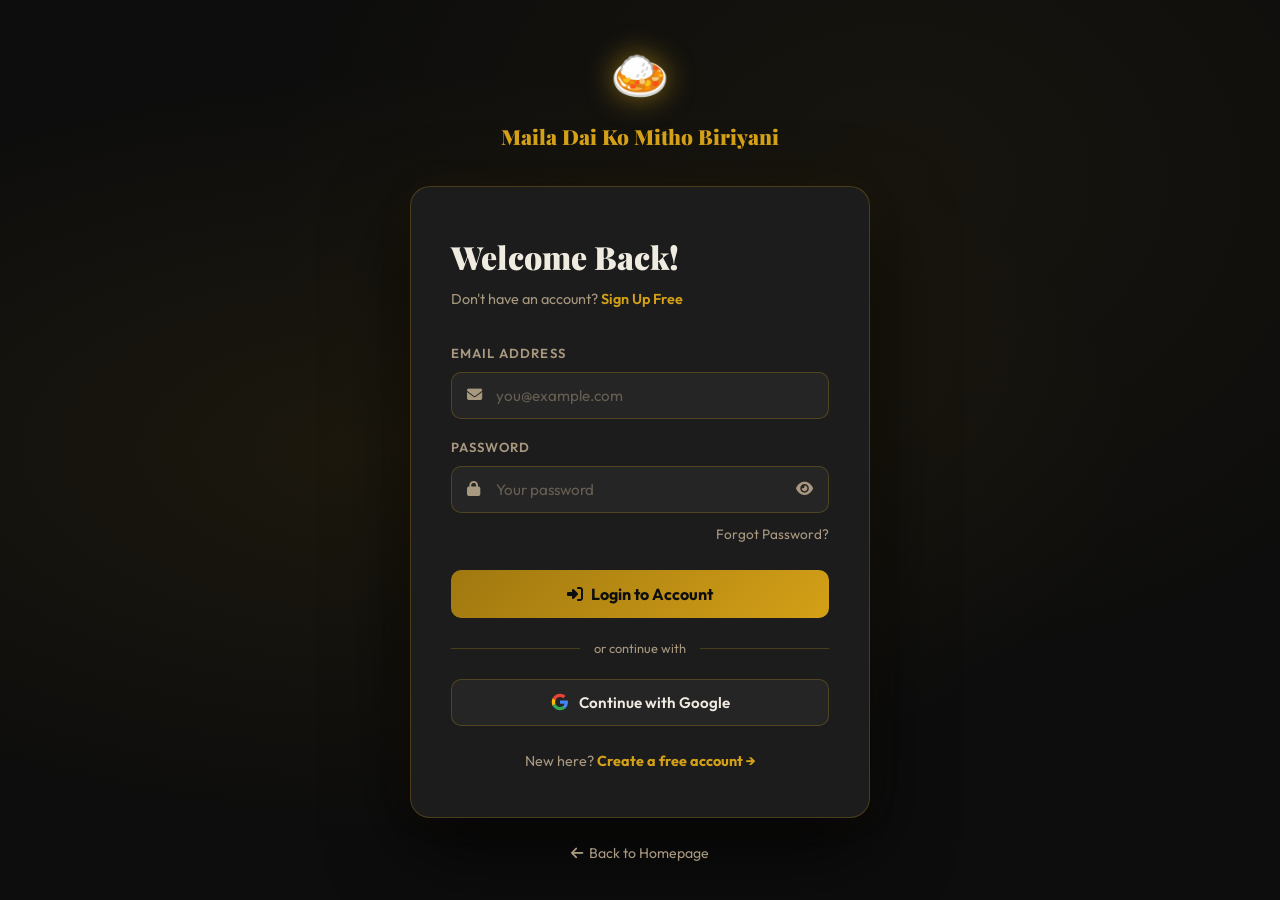
<file: login.html>
<!DOCTYPE html>
<html lang="en">
<head>
<meta charset="UTF-8">
<meta name="viewport" content="width=device-width, initial-scale=1.0">
<title>Login – Maila Dai Ko Mitho Biriyani</title>
<link rel="stylesheet" href="style.css">
<link href="https://fonts.googleapis.com/css2?family=Playfair+Display:ital,wght@0,400;0,700;0,900;1,400&family=Outfit:wght@300;400;500;600;700&display=swap" rel="stylesheet">
<link rel="stylesheet" href="https://cdnjs.cloudflare.com/ajax/libs/font-awesome/6.5.0/css/all.min.css">
<style>
  body {
    min-height: 100vh;
    display: flex;
    align-items: center;
    justify-content: center;
    background: var(--dark);
    padding: 20px;
    position: relative;
    overflow: hidden;
  }

  body::before {
    content: '';
    position: absolute;
    inset: 0;
    background: radial-gradient(ellipse at 30% 50%, rgba(212,160,23,0.08) 0%, transparent 60%),
                radial-gradient(ellipse at 70% 20%, rgba(212,160,23,0.05) 0%, transparent 50%);
    pointer-events: none;
  }

  .auth-container {
    width: 100%;
    max-width: 460px;
    position: relative;
    z-index: 1;
    animation: fadeUp 0.7s ease both;
  }

  .auth-logo {
    text-align: center;
    margin-bottom: 32px;
  }

  .auth-logo-icon {
    font-size: 3rem;
    display: block;
    margin-bottom: 8px;
    filter: drop-shadow(0 0 14px rgba(212,160,23,0.6));
  }

  .auth-logo-name {
    font-family: var(--font-display);
    font-size: 1.3rem;
    color: var(--gold);
    font-weight: 900;
  }

  .auth-box {
    background: var(--dark3);
    border: 1px solid var(--border);
    border-radius: 20px;
    padding: 44px 40px;
    box-shadow: 0 30px 80px rgba(0,0,0,0.7), 0 0 40px rgba(212,160,23,0.05);
  }

  .auth-title {
    font-family: var(--font-display);
    font-size: 2rem;
    font-weight: 900;
    color: var(--text);
    margin-bottom: 6px;
  }

  .auth-subtitle {
    color: var(--text-muted);
    font-size: 0.9rem;
    margin-bottom: 32px;
  }

  .auth-subtitle span {
    color: var(--gold);
    font-weight: 600;
  }

  .input-group {
    margin-bottom: 18px;
    position: relative;
  }

  .input-label {
    display: block;
    font-size: 0.82rem;
    font-weight: 600;
    color: var(--text-muted);
    text-transform: uppercase;
    letter-spacing: 0.08em;
    margin-bottom: 8px;
  }

  .input-wrap {
    position: relative;
  }

  .input-wrap i {
    position: absolute;
    left: 16px;
    top: 50%;
    transform: translateY(-50%);
    color: var(--text-muted);
    font-size: 0.95rem;
    pointer-events: none;
    transition: 0.3s;
  }

  .input-wrap input {
    width: 100%;
    padding: 13px 44px 13px 44px;
    background: var(--dark4);
    border: 1.5px solid var(--border);
    border-radius: 10px;
    color: var(--text);
    font-family: var(--font-body);
    font-size: 0.95rem;
    outline: none;
    transition: 0.3s;
  }

  .input-wrap input::placeholder { color: rgba(168,152,128,0.5); }

  .input-wrap input:focus {
    border-color: var(--gold);
    background: var(--dark);
    box-shadow: 0 0 0 3px rgba(212,160,23,0.1);
  }

  .input-wrap input:focus + i,
  .input-wrap:focus-within i { color: var(--gold); }

  .input-wrap i:last-child {
    left: auto;
    right: 16px;
    cursor: pointer;
    pointer-events: all;
  }

  .input-error {
    font-size: 0.8rem;
    color: #E74C3C;
    margin-top: 6px;
    display: none;
  }

  .input-error.show { display: block; }

  .forgot-link {
    text-align: right;
    margin-top: -10px;
    margin-bottom: 24px;
  }

  .forgot-link a {
    color: var(--text-muted);
    font-size: 0.85rem;
    transition: 0.3s;
  }

  .forgot-link a:hover { color: var(--gold); }

  .auth-btn {
    width: 100%;
    padding: 14px;
    background: linear-gradient(135deg, var(--gold-dark), var(--gold));
    border: none;
    border-radius: 10px;
    color: var(--dark);
    font-family: var(--font-body);
    font-size: 1rem;
    font-weight: 700;
    cursor: pointer;
    transition: 0.35s;
    display: flex;
    align-items: center;
    justify-content: center;
    gap: 8px;
    margin-bottom: 20px;
  }

  .auth-btn:hover {
    background: linear-gradient(135deg, var(--gold), var(--gold-light));
    transform: translateY(-2px);
    box-shadow: 0 10px 30px rgba(212,160,23,0.35);
  }

  .auth-btn:active { transform: translateY(0); }

  .divider {
    display: flex;
    align-items: center;
    gap: 14px;
    margin-bottom: 20px;
  }

  .divider::before, .divider::after {
    content: '';
    flex: 1;
    height: 1px;
    background: var(--border);
  }

  .divider span {
    font-size: 0.8rem;
    color: var(--text-muted);
    white-space: nowrap;
  }

  .google-btn {
    width: 100%;
    padding: 13px;
    background: var(--dark4);
    border: 1.5px solid var(--border);
    border-radius: 10px;
    color: var(--text);
    font-family: var(--font-body);
    font-size: 0.95rem;
    font-weight: 600;
    cursor: pointer;
    transition: 0.3s;
    display: flex;
    align-items: center;
    justify-content: center;
    gap: 10px;
    margin-bottom: 24px;
  }

  .google-btn:hover {
    border-color: var(--gold);
    background: var(--dark3);
    transform: translateY(-2px);
  }

  .auth-switch {
    text-align: center;
    color: var(--text-muted);
    font-size: 0.9rem;
  }

  .auth-switch a {
    color: var(--gold);
    font-weight: 700;
    transition: 0.3s;
  }

  .auth-switch a:hover { color: var(--gold-light); text-decoration: underline; }

  .back-home {
    display: flex;
    align-items: center;
    justify-content: center;
    gap: 6px;
    margin-top: 24px;
    color: var(--text-muted);
    font-size: 0.88rem;
    transition: 0.3s;
  }

  .back-home:hover { color: var(--gold); }

  /* Success/Error Toast */
  .auth-message {
    padding: 14px 18px;
    border-radius: 10px;
    font-size: 0.9rem;
    font-weight: 600;
    margin-bottom: 20px;
    display: none;
    align-items: center;
    gap: 10px;
  }

  .auth-message.success {
    background: rgba(39,174,96,0.15);
    border: 1px solid rgba(39,174,96,0.4);
    color: #2ECC71;
    display: flex;
  }

  .auth-message.error {
    background: rgba(231,76,60,0.15);
    border: 1px solid rgba(231,76,60,0.4);
    color: #E74C3C;
    display: flex;
  }

  @media (max-width: 500px) {
    .auth-box { padding: 32px 24px; }
  }
</style>
</head>
<body>

<div class="auth-container">
  <div class="auth-logo">
    <span class="auth-logo-icon">🍛</span>
    <span class="auth-logo-name">Maila Dai Ko Mitho Biriyani</span>
  </div>

  <div class="auth-box">
    <h1 class="auth-title">Welcome Back!</h1>
    <p class="auth-subtitle">Don't have an account? <a href="signup.html"><span>Sign Up Free</span></a></p>

    <div class="auth-message" id="authMsg"></div>

    <div class="input-group">
      <label class="input-label">Email Address</label>
      <div class="input-wrap">
        <i class="fas fa-envelope"></i>
        <input type="email" id="loginEmail" placeholder="you@example.com" autocomplete="email">
      </div>
      <div class="input-error" id="emailErr">Please enter a valid email address.</div>
    </div>

    <div class="input-group">
      <label class="input-label">Password</label>
      <div class="input-wrap">
        <i class="fas fa-lock"></i>
        <input type="password" id="loginPass" placeholder="Your password" autocomplete="current-password">
        <i class="fas fa-eye" id="togglePass" onclick="togglePwd('loginPass','togglePass')"></i>
      </div>
      <div class="input-error" id="passErr">Password must be at least 6 characters.</div>
    </div>

    <div class="forgot-link"><a href="#">Forgot Password?</a></div>

    <button class="auth-btn" onclick="handleLogin()">
      <i class="fas fa-sign-in-alt"></i> Login to Account
    </button>

    <div class="divider"><span>or continue with</span></div>

    <button class="google-btn" onclick="showMsg('info','Google login coming soon!')">
      <svg width="18" height="18" viewBox="0 0 24 24"><path fill="#4285F4" d="M22.56 12.25c0-.78-.07-1.53-.2-2.25H12v4.26h5.92c-.26 1.37-1.04 2.53-2.21 3.31v2.77h3.57c2.08-1.92 3.28-4.74 3.28-8.09z"/><path fill="#34A853" d="M12 23c2.97 0 5.46-.98 7.28-2.66l-3.57-2.77c-.98.66-2.23 1.06-3.71 1.06-2.86 0-5.29-1.93-6.16-4.53H2.18v2.84C3.99 20.53 7.7 23 12 23z"/><path fill="#FBBC05" d="M5.84 14.09c-.22-.66-.35-1.36-.35-2.09s.13-1.43.35-2.09V7.07H2.18C1.43 8.55 1 10.22 1 12s.43 3.45 1.18 4.93l3.66-2.84z"/><path fill="#EA4335" d="M12 5.38c1.62 0 3.06.56 4.21 1.64l3.15-3.15C17.45 2.09 14.97 1 12 1 7.7 1 3.99 3.47 2.18 7.07l3.66 2.84c.87-2.6 3.3-4.53 6.16-4.53z"/></svg>
      Continue with Google
    </button>

    <div class="auth-switch">
      New here? <a href="signup.html">Create a free account →</a>
    </div>
  </div>

  <a href="index.html" class="back-home">
    <i class="fas fa-arrow-left"></i> Back to Homepage
  </a>
</div>

<script>
  function togglePwd(inputId, iconId) {
    const input = document.getElementById(inputId);
    const icon = document.getElementById(iconId);
    if (input.type === 'password') {
      input.type = 'text';
      icon.classList.replace('fa-eye', 'fa-eye-slash');
    } else {
      input.type = 'password';
      icon.classList.replace('fa-eye-slash', 'fa-eye');
    }
  }

  function showMsg(type, text) {
    const el = document.getElementById('authMsg');
    el.className = 'auth-message ' + type;
    el.innerHTML = (type === 'success' ? '✅ ' : type === 'error' ? '❌ ' : 'ℹ️ ') + text;
    el.style.display = 'flex';
    setTimeout(() => el.style.display = 'none', 5000);
  }

  function handleLogin() {
    const email = document.getElementById('loginEmail').value.trim();
    const pass = document.getElementById('loginPass').value;
    const emailErr = document.getElementById('emailErr');
    const passErr = document.getElementById('passErr');
    let valid = true;

    // Validate email
    const emailReg = /^[^\s@]+@[^\s@]+\.[^\s@]+$/;
    if (!emailReg.test(email)) {
      emailErr.classList.add('show');
      valid = false;
    } else {
      emailErr.classList.remove('show');
    }

    // Validate password
    if (pass.length < 6) {
      passErr.classList.add('show');
      valid = false;
    } else {
      passErr.classList.remove('show');
    }

    if (!valid) return;

    // Check against saved users in localStorage
    const users = JSON.parse(localStorage.getItem('biriyaniUsers') || '[]');
    const found = users.find(u => u.email === email && u.password === pass);

    if (found) {
      localStorage.setItem('loggedInUser', JSON.stringify(found));
      showMsg('success', `Welcome back, ${found.name}! Redirecting...`);
      setTimeout(() => window.location.href = 'index.html', 1800);
    } else {
      showMsg('error', 'Invalid email or password. Please try again or Sign Up.');
    }
  }

  // Allow Enter key
  document.addEventListener('keydown', e => {
    if (e.key === 'Enter') handleLogin();
  });
</script>
</body>
</html>
</file>
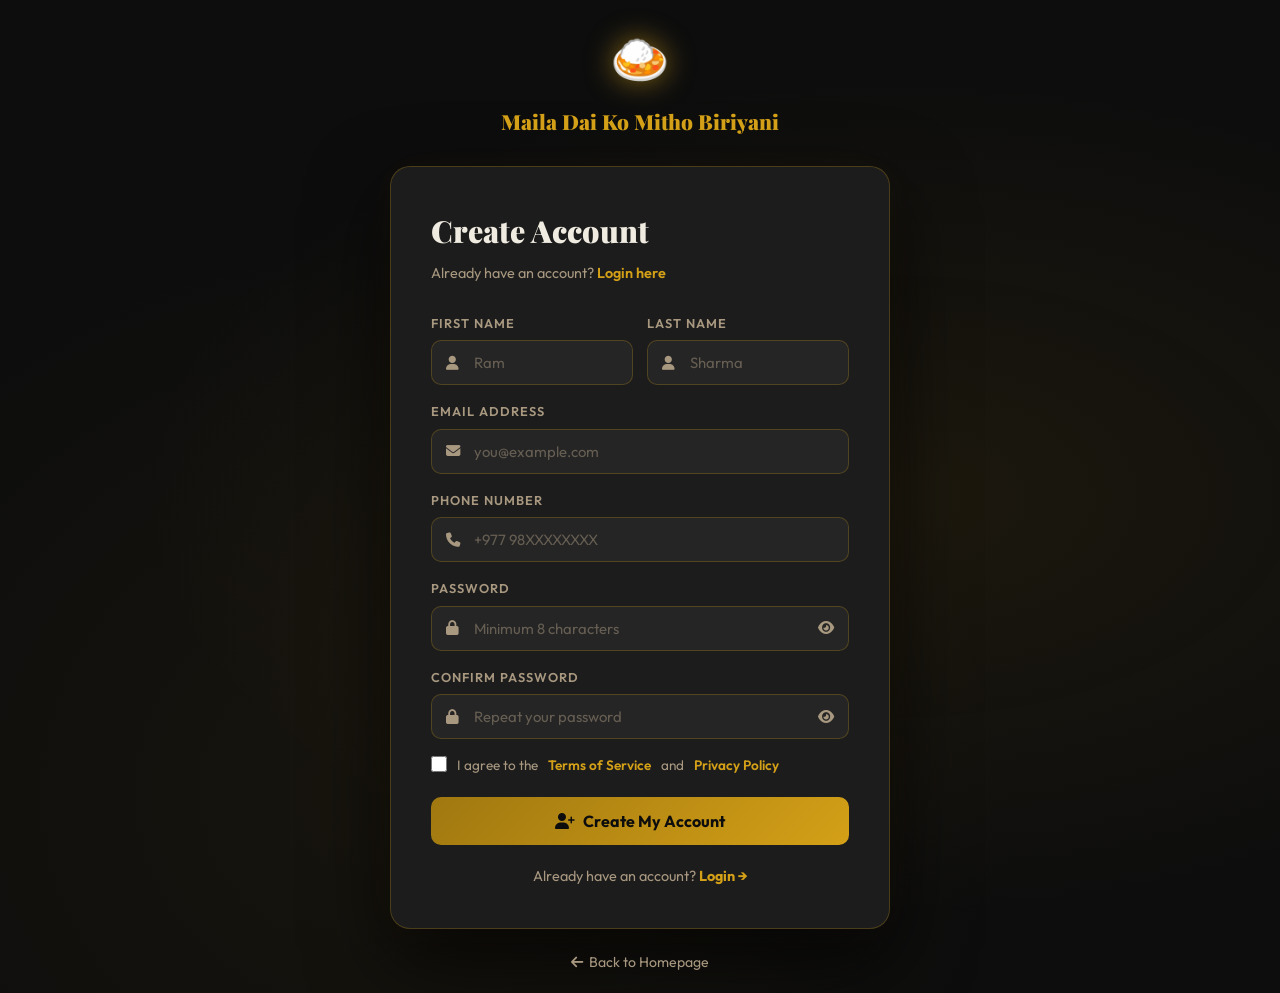
<file: signup.html>
<!DOCTYPE html>
<html lang="en">
<head>
<meta charset="UTF-8">
<meta name="viewport" content="width=device-width, initial-scale=1.0">
<title>Sign Up – Maila Dai Ko Mitho Biriyani</title>
<link rel="stylesheet" href="style.css">
<link href="https://fonts.googleapis.com/css2?family=Playfair+Display:ital,wght@0,400;0,700;0,900;1,400&family=Outfit:wght@300;400;500;600;700&display=swap" rel="stylesheet">
<link rel="stylesheet" href="https://cdnjs.cloudflare.com/ajax/libs/font-awesome/6.5.0/css/all.min.css">
<style>
  body {
    min-height: 100vh;
    display: flex;
    align-items: center;
    justify-content: center;
    background: var(--dark);
    padding: 20px;
    position: relative;
    overflow: hidden;
  }

  body::before {
    content: '';
    position: absolute;
    inset: 0;
    background: radial-gradient(ellipse at 70% 50%, rgba(212,160,23,0.08) 0%, transparent 60%),
                radial-gradient(ellipse at 30% 80%, rgba(212,160,23,0.05) 0%, transparent 50%);
    pointer-events: none;
  }

  .auth-container {
    width: 100%;
    max-width: 500px;
    position: relative;
    z-index: 1;
    animation: fadeUp 0.7s ease both;
  }

  .auth-logo {
    text-align: center;
    margin-bottom: 28px;
  }

  .auth-logo-icon {
    font-size: 3rem;
    display: block;
    margin-bottom: 8px;
    filter: drop-shadow(0 0 14px rgba(212,160,23,0.6));
  }

  .auth-logo-name {
    font-family: var(--font-display);
    font-size: 1.3rem;
    color: var(--gold);
    font-weight: 900;
  }

  .auth-box {
    background: var(--dark3);
    border: 1px solid var(--border);
    border-radius: 20px;
    padding: 40px;
    box-shadow: 0 30px 80px rgba(0,0,0,0.7), 0 0 40px rgba(212,160,23,0.05);
  }

  .auth-title {
    font-family: var(--font-display);
    font-size: 1.9rem;
    font-weight: 900;
    color: var(--text);
    margin-bottom: 6px;
  }

  .auth-subtitle {
    color: var(--text-muted);
    font-size: 0.9rem;
    margin-bottom: 28px;
  }

  .auth-subtitle span {
    color: var(--gold);
    font-weight: 600;
  }

  .two-col {
    display: grid;
    grid-template-columns: 1fr 1fr;
    gap: 14px;
  }

  .input-group {
    margin-bottom: 16px;
    position: relative;
  }

  .input-label {
    display: block;
    font-size: 0.8rem;
    font-weight: 600;
    color: var(--text-muted);
    text-transform: uppercase;
    letter-spacing: 0.08em;
    margin-bottom: 7px;
  }

  .input-wrap {
    position: relative;
  }

  .input-wrap i {
    position: absolute;
    left: 15px;
    top: 50%;
    transform: translateY(-50%);
    color: var(--text-muted);
    font-size: 0.9rem;
    pointer-events: none;
    transition: 0.3s;
  }

  .input-wrap i.toggle-icon {
    left: auto;
    right: 15px;
    cursor: pointer;
    pointer-events: all;
  }

  .input-wrap input {
    width: 100%;
    padding: 12px 14px 12px 42px;
    background: var(--dark4);
    border: 1.5px solid var(--border);
    border-radius: 10px;
    color: var(--text);
    font-family: var(--font-body);
    font-size: 0.93rem;
    outline: none;
    transition: 0.3s;
  }

  .input-wrap input::placeholder { color: rgba(168,152,128,0.5); }

  .input-wrap input:focus {
    border-color: var(--gold);
    background: var(--dark);
    box-shadow: 0 0 0 3px rgba(212,160,23,0.1);
  }

  .input-wrap:focus-within i { color: var(--gold); }

  .input-error {
    font-size: 0.78rem;
    color: #E74C3C;
    margin-top: 5px;
    display: none;
  }

  .input-error.show { display: block; }

  /* Password strength */
  .strength-bar {
    display: none;
    margin-top: 8px;
  }

  .strength-bar.show { display: block; }

  .strength-track {
    height: 4px;
    background: var(--dark4);
    border-radius: 4px;
    overflow: hidden;
    margin-bottom: 4px;
  }

  .strength-fill {
    height: 100%;
    border-radius: 4px;
    transition: 0.4s;
    width: 0%;
  }

  .strength-label {
    font-size: 0.75rem;
    font-weight: 600;
  }

  .terms {
    display: flex;
    align-items: flex-start;
    gap: 10px;
    margin: 6px 0 20px;
    font-size: 0.85rem;
    color: var(--text-muted);
    cursor: pointer;
  }

  .terms input[type="checkbox"] {
    width: 16px;
    height: 16px;
    margin-top: 1px;
    accent-color: var(--gold);
    flex-shrink: 0;
    cursor: pointer;
  }

  .terms a {
    color: var(--gold);
    font-weight: 600;
    transition: 0.3s;
  }

  .terms a:hover { text-decoration: underline; }

  .auth-btn {
    width: 100%;
    padding: 14px;
    background: linear-gradient(135deg, var(--gold-dark), var(--gold));
    border: none;
    border-radius: 10px;
    color: var(--dark);
    font-family: var(--font-body);
    font-size: 1rem;
    font-weight: 700;
    cursor: pointer;
    transition: 0.35s;
    display: flex;
    align-items: center;
    justify-content: center;
    gap: 8px;
    margin-bottom: 20px;
  }

  .auth-btn:hover {
    background: linear-gradient(135deg, var(--gold), var(--gold-light));
    transform: translateY(-2px);
    box-shadow: 0 10px 30px rgba(212,160,23,0.35);
  }

  .auth-switch {
    text-align: center;
    color: var(--text-muted);
    font-size: 0.9rem;
  }

  .auth-switch a {
    color: var(--gold);
    font-weight: 700;
    transition: 0.3s;
  }

  .auth-switch a:hover { color: var(--gold-light); text-decoration: underline; }

  .back-home {
    display: flex;
    align-items: center;
    justify-content: center;
    gap: 6px;
    margin-top: 22px;
    color: var(--text-muted);
    font-size: 0.88rem;
    transition: 0.3s;
  }

  .back-home:hover { color: var(--gold); }

  .auth-message {
    padding: 13px 16px;
    border-radius: 10px;
    font-size: 0.88rem;
    font-weight: 600;
    margin-bottom: 18px;
    display: none;
    align-items: center;
    gap: 8px;
  }

  .auth-message.success {
    background: rgba(39,174,96,0.15);
    border: 1px solid rgba(39,174,96,0.4);
    color: #2ECC71;
    display: flex;
  }

  .auth-message.error {
    background: rgba(231,76,60,0.15);
    border: 1px solid rgba(231,76,60,0.4);
    color: #E74C3C;
    display: flex;
  }

  @media (max-width: 500px) {
    .auth-box { padding: 28px 20px; }
    .two-col { grid-template-columns: 1fr; }
  }
</style>
</head>
<body>

<div class="auth-container">
  <div class="auth-logo">
    <span class="auth-logo-icon">🍛</span>
    <span class="auth-logo-name">Maila Dai Ko Mitho Biriyani</span>
  </div>

  <div class="auth-box">
    <h1 class="auth-title">Create Account</h1>
    <p class="auth-subtitle">Already have an account? <a href="login.html"><span>Login here</span></a></p>

    <div class="auth-message" id="authMsg"></div>

    <div class="two-col">
      <div class="input-group">
        <label class="input-label">First Name</label>
        <div class="input-wrap">
          <i class="fas fa-user"></i>
          <input type="text" id="firstName" placeholder="Ram">
        </div>
        <div class="input-error" id="fnErr">Required.</div>
      </div>
      <div class="input-group">
        <label class="input-label">Last Name</label>
        <div class="input-wrap">
          <i class="fas fa-user"></i>
          <input type="text" id="lastName" placeholder="Sharma">
        </div>
        <div class="input-error" id="lnErr">Required.</div>
      </div>
    </div>

    <div class="input-group">
      <label class="input-label">Email Address</label>
      <div class="input-wrap">
        <i class="fas fa-envelope"></i>
        <input type="email" id="signEmail" placeholder="you@example.com" autocomplete="email">
      </div>
      <div class="input-error" id="emailErr">Please enter a valid email address.</div>
    </div>

    <div class="input-group">
      <label class="input-label">Phone Number</label>
      <div class="input-wrap">
        <i class="fas fa-phone"></i>
        <input type="tel" id="signPhone" placeholder="+977 98XXXXXXXX">
      </div>
      <div class="input-error" id="phoneErr">Please enter a valid phone number.</div>
    </div>

    <div class="input-group">
      <label class="input-label">Password</label>
      <div class="input-wrap">
        <i class="fas fa-lock"></i>
        <input type="password" id="signPass" placeholder="Minimum 8 characters" oninput="checkStrength()" autocomplete="new-password">
        <i class="fas fa-eye toggle-icon" id="toggleSignPass" onclick="togglePwd('signPass','toggleSignPass')"></i>
      </div>
      <div class="input-error" id="passErr">Password must be at least 8 characters.</div>
      <div class="strength-bar" id="strengthBar">
        <div class="strength-track"><div class="strength-fill" id="strengthFill"></div></div>
        <span class="strength-label" id="strengthLabel"></span>
      </div>
    </div>

    <div class="input-group">
      <label class="input-label">Confirm Password</label>
      <div class="input-wrap">
        <i class="fas fa-lock"></i>
        <input type="password" id="confirmPass" placeholder="Repeat your password" autocomplete="new-password">
        <i class="fas fa-eye toggle-icon" id="toggleConfirmPass" onclick="togglePwd('confirmPass','toggleConfirmPass')"></i>
      </div>
      <div class="input-error" id="confirmErr">Passwords do not match.</div>
    </div>

    <label class="terms">
      <input type="checkbox" id="termsCheck">
      I agree to the <a href="#">Terms of Service</a> and <a href="#">Privacy Policy</a>
    </label>
    <div class="input-error" id="termsErr">You must agree to the terms to continue.</div>

    <button class="auth-btn" onclick="handleSignup()">
      <i class="fas fa-user-plus"></i> Create My Account
    </button>

    <div class="auth-switch">
      Already have an account? <a href="login.html">Login →</a>
    </div>
  </div>

  <a href="index.html" class="back-home">
    <i class="fas fa-arrow-left"></i> Back to Homepage
  </a>
</div>

<script>
  function togglePwd(inputId, iconId) {
    const input = document.getElementById(inputId);
    const icon = document.getElementById(iconId);
    if (input.type === 'password') {
      input.type = 'text';
      icon.classList.replace('fa-eye', 'fa-eye-slash');
    } else {
      input.type = 'password';
      icon.classList.replace('fa-eye-slash', 'fa-eye');
    }
  }

  function checkStrength() {
    const pass = document.getElementById('signPass').value;
    const bar = document.getElementById('strengthBar');
    const fill = document.getElementById('strengthFill');
    const label = document.getElementById('strengthLabel');

    if (!pass) { bar.classList.remove('show'); return; }
    bar.classList.add('show');

    let score = 0;
    if (pass.length >= 8) score++;
    if (pass.length >= 12) score++;
    if (/[A-Z]/.test(pass)) score++;
    if (/[0-9]/.test(pass)) score++;
    if (/[^A-Za-z0-9]/.test(pass)) score++;

    const levels = [
      { pct: '20%', color: '#E74C3C', text: 'Very Weak' },
      { pct: '40%', color: '#E67E22', text: 'Weak' },
      { pct: '60%', color: '#F39C12', text: 'Fair' },
      { pct: '80%', color: '#27AE60', text: 'Strong' },
      { pct: '100%', color: '#2ECC71', text: 'Very Strong' }
    ];

    const level = levels[Math.min(score - 1, 4)] || levels[0];
    fill.style.width = level.pct;
    fill.style.background = level.color;
    label.textContent = level.text;
    label.style.color = level.color;
  }

  function showMsg(type, text) {
    const el = document.getElementById('authMsg');
    el.className = 'auth-message ' + type;
    el.innerHTML = (type === 'success' ? '✅ ' : '❌ ') + text;
    el.style.display = 'flex';
    if (type !== 'success') setTimeout(() => el.style.display = 'none', 5000);
  }

  function setErr(id, show) {
    document.getElementById(id).classList.toggle('show', show);
  }

  function handleSignup() {
    const fn = document.getElementById('firstName').value.trim();
    const ln = document.getElementById('lastName').value.trim();
    const email = document.getElementById('signEmail').value.trim();
    const phone = document.getElementById('signPhone').value.trim();
    const pass = document.getElementById('signPass').value;
    const confirm = document.getElementById('confirmPass').value;
    const terms = document.getElementById('termsCheck').checked;
    const emailReg = /^[^\s@]+@[^\s@]+\.[^\s@]+$/;
    let valid = true;

    setErr('fnErr', !fn); if (!fn) valid = false;
    setErr('lnErr', !ln); if (!ln) valid = false;
    setErr('emailErr', !emailReg.test(email)); if (!emailReg.test(email)) valid = false;
    setErr('phoneErr', phone.length < 10); if (phone.length < 10) valid = false;
    setErr('passErr', pass.length < 8); if (pass.length < 8) valid = false;
    setErr('confirmErr', pass !== confirm); if (pass !== confirm) valid = false;
    setErr('termsErr', !terms); if (!terms) valid = false;

    if (!valid) return;

    const users = JSON.parse(localStorage.getItem('biriyaniUsers') || '[]');
    if (users.find(u => u.email === email)) {
      showMsg('error', 'An account with this email already exists. Please login.');
      return;
    }

    const newUser = {
      name: fn + ' ' + ln,
      firstName: fn,
      lastName: ln,
      email,
      phone,
      password: pass,
      createdAt: new Date().toISOString()
    };

    users.push(newUser);
    localStorage.setItem('biriyaniUsers', JSON.stringify(users));
    localStorage.setItem('loggedInUser', JSON.stringify(newUser));

    showMsg('success', `Account created! Welcome, ${fn}! Redirecting...`);
    setTimeout(() => window.location.href = 'index.html', 2000);
  }

  document.addEventListener('keydown', e => {
    if (e.key === 'Enter') handleSignup();
  });
</script>
</body>
</html>
</file>
<file: style.css>
/* ===========================
   ROOT VARIABLES
=========================== */
:root {
  --gold: #D4A017;
  --gold-light: #F5C842;
  --gold-dark: #A07810;
  --dark: #0D0D0D;
  --dark2: #141414;
  --dark3: #1C1C1C;
  --dark4: #252525;
  --card-bg: #181818;
  --text: #F0EBE0;
  --text-muted: #A89880;
  --white: #FFFFFF;
  --border: rgba(212,160,23,0.25);
  /* --glow: rgba(212,160,23,0.35); */
  --radius: 16px;
  --font-display: 'Playfair Display', Georgia, serif;
  --font-body: 'Outfit', sans-serif;
  --nav-h: 80px;
  --transition: 0.35s cubic-bezier(0.4,0,0.2,1);
}

/* ===========================
   RESET & BASE
=========================== */
*, *::before, *::after {
  margin: 0; padding: 0;
  box-sizing: border-box;
}

html { scroll-behavior: smooth; }

body {
  background: var(--dark);
  color: var(--text);
  font-family: var(--font-body);
  font-size: 16px;
  line-height: 1.6;
  overflow-x: hidden;
}

img { max-width: 100%; display: block; }

a { text-decoration: none; color: inherit; }

/* ===========================
   SCROLLBAR
=========================== */
::-webkit-scrollbar { width: 6px; }
::-webkit-scrollbar-track { background: var(--dark2); }
::-webkit-scrollbar-thumb { background: var(--gold); border-radius: 4px; }

/* ===========================
   NAVBAR
=========================== */
.navbar {
  position: fixed;
  top: 0; left: 0; right: 0;
  height: var(--nav-h);
  background: rgba(10,10,10,0.85);
  backdrop-filter: blur(20px);
  -webkit-backdrop-filter: blur(20px);
  border-bottom: 1px solid var(--border);
  z-index: 1000;
  transition: var(--transition);
}

.navbar.scrolled {
  background: rgba(5,5,5,0.97);
  box-shadow: 0 4px 30px rgba(0,0,0,0.6);
}

.nav-container {
  max-width: 1280px;
  margin: 0 auto;
  padding: 0 32px;
  height: 100%;
  display: flex;
  align-items: center;
  justify-content: space-between;
  gap: 20px;
}

.logo {
  display: flex;
  align-items: center;
  gap: 12px;
  flex-shrink: 0;
}

.logo-icon {
  font-size: 2.2rem;
  line-height: 1;
  /* filter: drop-shadow(0 0 10px rgba(189, 128, 8, 0.6)); */
}
.logo-icon img {
  width: 40px;
  height: 40px;
  object-fit: contain;
}

.logo-text {
  display: flex;
  flex-direction: column;
}

.logo-main {
  font-family: var(--font-display);
  font-size: 1.25rem;
  font-weight: 900;
  color: var(--gold);
  line-height: 1.1;
}

.logo-sub {
  font-size: 0.7rem;
  color: var(--text-muted);
  letter-spacing: 0.08em;
  text-transform: uppercase;
}

.nav-links {
  display: flex;
  list-style: none;
  align-items: center;
  gap: 8px;
}

.nav-link {
  color: var(--text-muted);
  font-size: 0.95rem;
  font-weight: 500;
  padding: 6px 14px;
  border-radius: 8px;
  transition: var(--transition);
  position: relative;
}

.nav-link::after {
  content: '';
  position: absolute;
  bottom: -2px; left: 50%; right: 50%;
  height: 2px;
  background: var(--gold);
  border-radius: 2px;
  transition: var(--transition);
}

.nav-link:hover {
  color: var(--gold);
}

.nav-link:hover::after {
  left: 14px; right: 14px;
}

.nav-btns {
  display: flex;
  gap: 10px;
  align-items: center;
}

.btn-outline {
  padding: 8px 20px;
  border: 1.5px solid var(--gold);
  border-radius: 8px;
  color: var(--gold);
  font-weight: 600;
  font-size: 0.9rem;
  transition: var(--transition);
}

.btn-outline:hover {
  background: var(--gold);
  color: var(--dark);
}

.btn-gold {
  padding: 8px 20px;
  background: var(--gold);
  border-radius: 8px;
  color: var(--dark);
  font-weight: 700;
  font-size: 0.9rem;
  transition: var(--transition);
}

.btn-gold:hover {
  background: var(--gold-light);
  transform: translateY(-2px);
  box-shadow: 0 6px 20px var(--glow);
}

.hamburger {
  display: none;
  flex-direction: column;
  gap: 5px;
  background: none;
  border: none;
  cursor: pointer;
  padding: 4px;
  z-index: 1100;
}

.hamburger span {
  display: block;
  width: 24px;
  height: 2px;
  background: var(--gold);
  border-radius: 2px;
  transition: var(--transition);
}

/* ===========================
   HERO
=========================== */
.hero {
  position: relative;
  min-height: 100vh;
  display: flex;
  align-items: center;
  justify-content: center;
  overflow: hidden;
  padding: calc(var(--nav-h) + 40px) 20px 80px;
}

.hero-bg {
  position: absolute;
  inset: 0;
  background: url('food.jpg') center center / cover no-repeat;
  transform: scale(1.05);
  transition: transform 20s ease;
}

.hero:hover .hero-bg {
  transform: scale(1.1);
}

.hero-overlay {
  position: absolute;
  inset: 0;
  background: linear-gradient(
    135deg,
    rgba(10,10,10,0.92) 0%,
    rgba(10,10,10,0.75) 50%,
    rgba(10,10,10,0.88) 100%
  );
}

.hero-content {
  position: relative;
  z-index: 1;
  text-align: center;
  max-width: 880px;
  animation: fadeUp 1s ease both;
}

@keyframes fadeUp {
  from { opacity: 0; transform: translateY(40px); }
  to { opacity: 1; transform: translateY(0); }
}

.hero-badge {
  display: inline-block;
  background: rgba(212,160,23,0.15);
  border: 1px solid var(--border);
  border-radius: 50px;
  padding: 6px 18px;
  font-size: 0.85rem;
  color: var(--gold);
  font-weight: 600;
  letter-spacing: 0.05em;
  margin-bottom: 24px;
  animation: fadeUp 0.8s ease both;
}

.hero-title {
  font-family: var(--font-display);
  line-height: 1.05;
  margin-bottom: 24px;
  animation: fadeUp 0.9s ease 0.15s both;
}

.hero-title .line1 {
  display: block;
  font-size: clamp(3rem, 8vw, 5.5rem);
  color: var(--text);
  font-weight: 700;
}

.hero-title .line2 {
  display: block;
  font-size: clamp(2.5rem, 7vw, 5rem);
  color: var(--gold);
  font-style: italic;
}

.hero-sub {
  font-size: clamp(1rem, 2vw, 1.2rem);
  color: var(--text-muted);
  max-width: 700px;
  margin: 0 auto 12px;
  line-height: 1.8;
  animation: fadeUp 0.9s ease 0.25s both;
}

.hero-tagline {
  font-family: var(--font-display);
  font-style: italic;
  color: var(--gold);
  font-size: 1.15rem;
  margin-bottom: 36px;
  animation: fadeUp 0.9s ease 0.35s both;
}

.hero-btns {
  display: flex;
  gap: 16px;
  justify-content: center;
  flex-wrap: wrap;
  margin-bottom: 56px;
  animation: fadeUp 0.9s ease 0.45s both;
}

.btn-primary {
  padding: 14px 32px;
  background: var(--gold);
  color: var(--dark);
  border-radius: 50px;
  font-weight: 700;
  font-size: 1rem;
  display: flex;
  align-items: center;
  gap: 8px;
  transition: var(--transition);
}

.btn-primary:hover {
  background: var(--gold-light);
  transform: translateY(-3px);
  box-shadow: 0 10px 30px var(--glow);
}

.btn-secondary {
  padding: 14px 32px;
  border: 2px solid rgba(255,255,255,0.4);
  border-radius: 50px;
  color: var(--white);
  font-weight: 600;
  font-size: 1rem;
  transition: var(--transition);
  backdrop-filter: blur(10px);
}

.btn-secondary:hover {
  border-color: var(--gold);
  color: var(--gold);
  transform: translateY(-3px);
}

.hero-stats {
  display: flex;
  align-items: center;
  justify-content: center;
  gap: 0;
  animation: fadeUp 0.9s ease 0.55s both;
}

.stat {
  display: flex;
  flex-direction: column;
  align-items: center;
  padding: 0 32px;
}

.stat-num {
  font-family: var(--font-display);
  font-size: 2rem;
  font-weight: 900;
  color: var(--gold);
}

.stat-label {
  font-size: 0.8rem;
  color: var(--text-muted);
  text-transform: uppercase;
  letter-spacing: 0.06em;
  margin-top: 2px;
}

.stat-divider {
  width: 1px;
  height: 50px;
  background: var(--border);
}

.hero-scroll-hint {
  position: absolute;
  bottom: 0px;
  left: 46%;
  transform: translateX(-50%);
  display: flex;
  flex-direction: column;
  align-items: center;
  gap: -20px;
  color: var(--text-muted);
  font-size: 0.75rem;
  letter-spacing: 0.1em;
  text-transform: uppercase;
  z-index: 1;
  animation: fadeUp 1s ease 0.8s both;
}

.scroll-line {
  width: 1px;
  height: 50px;
  background: linear-gradient(var(--gold), transparent);
  animation: scrollPulse 2s ease-in-out infinite;
}

@keyframes scrollPulse {
  0%, 100% { opacity: 0.3; }
  50% { opacity: 1; }
}

/* ===========================
   MARQUEE
=========================== */
.marquee-bar {
  background: var(--gold);
  padding: 12px 0;
  overflow: hidden;
  white-space: nowrap;
}

.marquee-track {
  display: inline-flex;
  animation: marquee 30s linear infinite;
  font-size: 0.95rem;
  font-weight: 600;
  color: var(--dark);
}

@keyframes marquee {
  from { transform: translateX(0); }
  to { transform: translateX(-50%); }
}

/* ===========================
   SECTION SHARED
=========================== */
.section-header {
  text-align: center;
  margin-bottom: 60px;
}

.section-label {
  display: inline-block;
  font-size: 0.8rem;
  font-weight: 700;
  letter-spacing: 0.15em;
  text-transform: uppercase;
  color: var(--gold);
  margin-bottom: 10px;
  padding: 4px 16px;
  border: 1px solid var(--border);
  border-radius: 20px;
}

.section-title {
  font-family: var(--font-display);
  font-size: clamp(2rem, 5vw, 3.2rem);
  font-weight: 900;
  color: var(--gold);
  margin-bottom: 16px;
}

.section-title.dark-text {
  color: var(--dark);
}

.section-desc {
  font-size: 1.05rem;
  color: var(--text-muted);
  max-width: 550px;
  margin: 0 auto;
}

.section-header.light .section-title {
  color: var(--gold);
}

/* ===========================
   SERVICES
=========================== */
.services-section {
  padding: 100px 40px;
  background: var(--dark2);
}

.services-grid {
  display: grid;
  grid-template-columns: repeat(auto-fit, minmax(290px, 1fr));
  gap: 28px;
  max-width: 1200px;
  margin: 0 auto;
}

.service-card {
  background: var(--dark3);
  border: 1px solid var(--border);
  border-radius: var(--radius);
  padding: 36px 28px;
  transition: var(--transition);
  position: relative;
  overflow: hidden;
}

.service-card::before {
  content: '';
  position: absolute;
  top: 0; left: 0; right: 0;
  height: 3px;
  background: linear-gradient(90deg, var(--gold-dark), var(--gold), var(--gold-light));
  transform: scaleX(0);
  transform-origin: left;
  transition: var(--transition);
}

.service-card:hover {
  transform: translateY(-8px);
  border-color: var(--gold);
  box-shadow: 0 20px 50px rgba(0,0,0,0.5), 0 0 30px var(--glow);
}

.service-card:hover::before {
  transform: scaleX(1);
}

.service-icon {
  font-size: 2.8rem;
  margin-bottom: 20px;
  display: inline-block;
}

.service-card h3 {
  font-family: var(--font-display);
  font-size: 1.4rem;
  color: var(--gold);
  margin-bottom: 12px;
}

.service-card p {
  color: var(--text-muted);
  line-height: 1.7;
  font-size: 0.95rem;
  margin-bottom: 20px;
}

.service-tag {
  display: inline-block;
  background: rgba(212,160,23,0.12);
  border: 1px solid var(--border);
  border-radius: 20px;
  padding: 4px 14px;
  font-size: 0.8rem;
  color: var(--gold);
  font-weight: 600;
}

/* ===========================
   MENU
=========================== */
.menu-section {
  padding: 100px 40px;
  background: var(--dark);
}

.filter-btns {
  display: flex;
  justify-content: center;
  gap: 12px;
  margin-bottom: 50px;
  flex-wrap: wrap;
}

.filter-btn {
  padding: 10px 24px;
  border: 1.5px solid var(--border);
  border-radius: 50px;
  background: transparent;
  color: var(--text-muted);
  font-family: var(--font-body);
  font-size: 0.9rem;
  font-weight: 600;
  cursor: pointer;
  transition: var(--transition);
}

.filter-btn:hover, .filter-btn.active {
  background: var(--gold);
  border-color: var(--gold);
  color: var(--dark);
  transform: translateY(-2px);
  box-shadow: 0 6px 20px var(--glow);
}

.menu-grid {
  display: grid;
  grid-template-columns: repeat(auto-fill, minmax(300px, 1fr));
  gap: 28px;
  max-width: 1200px;
  margin: 0 auto;
}

.menu-card {
  background: var(--card-bg);
  border-radius: var(--radius);
  overflow: hidden;
  border: 1px solid rgba(255,255,255,0.05);
  transition: var(--transition);
}

.menu-card:hover {
  transform: translateY(-8px);
  border-color: var(--gold);
  box-shadow: 0 20px 50px rgba(0,0,0,0.6), 0 0 25px var(--glow);
}

.menu-card.hidden { display: none; }

.card-img-wrap {
  position: relative;
  overflow: hidden;
  height: 220px;
}

.card-img-wrap img {
  width: 100%;
  height: 100%;
  object-fit: cover;
  transition: transform 0.6s ease;
}

.menu-card:hover .card-img-wrap img {
  transform: scale(1.1);
}

.badge {
  position: absolute;
  top: 14px;
  left: 14px;
  padding: 4px 12px;
  border-radius: 20px;
  font-size: 0.75rem;
  font-weight: 700;
  text-transform: uppercase;
  letter-spacing: 0.06em;
}

.badge.bestseller { background: var(--gold); color: var(--dark); }
.badge.popular { background: #E74C3C; color: #fff; }
.badge.new { background: #27AE60; color: #fff; }

.card-info {
  padding: 20px;
}

.card-top {
  display: flex;
  align-items: center;
  justify-content: space-between;
  margin-bottom: 10px;
}

.card-top h3 {
  font-family: var(--font-display);
  font-size: 1.25rem;
  color: var(--gold);
}

.card-rating {
  font-size: 0.85rem;
  color: var(--text-muted);
}

.card-info p {
  color: var(--text-muted);
  font-size: 0.9rem;
  line-height: 1.6;
  margin-bottom: 16px;
}

.card-bottom {
  display: flex;
  align-items: center;
  justify-content: space-between;
}

.price {
  font-family: var(--font-display);
  font-size: 1.4rem;
  font-weight: 900;
  color: var(--gold-light);
}

.order-btn {
  display: flex;
  align-items: center;
  gap: 6px;
  padding: 9px 20px;
  background: var(--gold);
  color: var(--dark);
  border: none;
  border-radius: 50px;
  font-family: var(--font-body);
  font-size: 0.9rem;
  font-weight: 700;
  cursor: pointer;
  transition: var(--transition);
}

.order-btn:hover {
  background: var(--gold-light);
  transform: scale(1.05);
  box-shadow: 0 6px 20px var(--glow);
}

/* ===========================
   CART
=========================== */
.cart-float {
  position: fixed;
  bottom: 90px;
  right: 28px;
  z-index: 900;
}

.cart-btn {
  width: 60px;
  height: 60px;
  border-radius: 50%;
  background: var(--gold);
  border: none;
  font-size: 1.4rem;
  cursor: pointer;
  position: relative;
  box-shadow: 0 4px 20px var(--glow);
  transition: var(--transition);
  display: flex;
  align-items: center;
  justify-content: center;
}

.cart-btn:hover {
  transform: scale(1.1);
  background: var(--gold-light);
}

#cartCount {
  position: absolute;
  top: -5px;
  right: -5px;
  width: 22px;
  height: 22px;
  background: #E74C3C;
  color: #fff;
  font-size: 0.75rem;
  font-weight: 700;
  border-radius: 50%;
  display: flex;
  align-items: center;
  justify-content: center;
  font-family: var(--font-body);
}

.cart-panel {
  position: fixed;
  bottom: 160px;
  right: 28px;
  width: 340px;
  background: var(--dark3);
  border: 1px solid var(--border);
  border-radius: var(--radius);
  box-shadow: 0 20px 60px rgba(0,0,0,0.8);
  z-index: 900;
  display: none;
  flex-direction: column;
  overflow: hidden;
  max-height: 480px;
}

.cart-panel.open { display: flex; }

.cart-header {
  display: flex;
  justify-content: space-between;
  align-items: center;
  padding: 18px 20px;
  border-bottom: 1px solid var(--border);
}

.cart-header h3 {
  font-family: var(--font-display);
  color: var(--gold);
  font-size: 1.2rem;
}

.cart-close {
  background: none;
  border: none;
  color: var(--text-muted);
  font-size: 1.1rem;
  cursor: pointer;
  padding: 4px 8px;
  border-radius: 6px;
  transition: var(--transition);
}

.cart-close:hover { color: var(--gold); background: var(--dark4); }

.cart-items {
  flex: 1;
  overflow-y: auto;
  padding: 14px 20px;
}

.empty-cart {
  color: var(--text-muted);
  text-align: center;
  padding: 20px 0;
  font-size: 0.95rem;
}

.cart-item {
  display: flex;
  justify-content: space-between;
  align-items: center;
  padding: 10px 0;
  border-bottom: 1px solid rgba(255,255,255,0.05);
  gap: 10px;
}

.cart-item-name {
  font-size: 0.9rem;
  color: var(--text);
  flex: 1;
}

.cart-item-price {
  font-weight: 700;
  color: var(--gold);
  font-size: 0.9rem;
}

.cart-item-remove {
  background: none;
  border: none;
  color: #E74C3C;
  cursor: pointer;
  font-size: 1rem;
  padding: 2px 6px;
}

.cart-footer {
  padding: 16px 20px;
  border-top: 1px solid var(--border);
  background: var(--dark4);
}

.cart-total {
  font-size: 0.95rem;
  color: var(--text-muted);
  margin-bottom: 12px;
}

.cart-total strong {
  color: var(--gold);
  font-size: 1.1rem;
}

.place-order-btn {
  width: 100%;
  padding: 12px;
  background: var(--gold);
  border: none;
  border-radius: 10px;
  color: var(--dark);
  font-family: var(--font-body);
  font-weight: 700;
  font-size: 1rem;
  cursor: pointer;
  transition: var(--transition);
}

.place-order-btn:hover {
  background: var(--gold-light);
  transform: translateY(-2px);
}

/* ===========================
   PARTNERS
=========================== */
.partners-section {
  padding: 90px 40px;
  background: var(--dark2);
}

.partners-grid {
  display: flex;
  flex-wrap: wrap;
  justify-content: center;
  align-items: center;
  gap: 28px;
  max-width: 1000px;
  margin: 0 auto;
}

.partner-card {
  background: var(--dark3);
  border: 1px solid var(--border);
  border-radius: 14px;
  padding: 24px 40px;
  transition: var(--transition);
  display: flex;
  align-items: center;
  justify-content: center;
  min-width: 140px;
}

.partner-card:hover {
  border-color: var(--gold);
  transform: translateY(-6px);
  box-shadow: 0 10px 30px var(--glow);
}

.partner-card img {
  height: 55px;
  width: auto;
  object-fit: contain;
  filter: grayscale(40%) brightness(1.2);
  transition: var(--transition);
}

.partner-card:hover img {
  filter: none;
}

.partner-name {
  font-family: var(--font-display);
  font-size: 1.3rem;
  color: var(--gold);
  font-weight: 700;
}

/* ===========================
   REVIEWS
=========================== */
.reviews-section {
  padding: 100px 40px;
  background: var(--dark);
}

.reviews-grid {
  display: grid;
  grid-template-columns: repeat(auto-fit, minmax(260px, 1fr));
  gap: 24px;
  max-width: 1200px;
  margin: 0 auto;
  align-items: start;
}

.review-card {
  background: var(--card-bg);
  border: 1px solid var(--border);
  border-radius: var(--radius);
  padding: 28px;
  transition: var(--transition);
  position: relative;
}

.review-card::before {
  content: '"';
  position: absolute;
  top: 10px;
  right: 20px;
  font-size: 6rem;
  color: rgba(212,160,23,0.1);
  font-family: var(--font-display);
  line-height: 1;
  pointer-events: none;
}

.review-card:hover {
  border-color: var(--gold);
  transform: translateY(-6px);
  box-shadow: 0 16px 40px var(--glow);
}

.featured-review {
  grid-row: span 2;
  border-color: rgba(212,160,23,0.5);
  background: linear-gradient(135deg, var(--card-bg), rgba(212,160,23,0.05));
}

.stars {
  font-size: 1.2rem;
  color: var(--gold);
  margin-bottom: 16px;
  letter-spacing: 2px;
}

.review-card p {
  color: var(--text);
  font-size: 0.95rem;
  line-height: 1.75;
  margin-bottom: 22px;
  font-style: italic;
}

.reviewer {
  display: flex;
  align-items: center;
  gap: 14px;
}

.reviewer-avatar {
  width: 44px;
  height: 44px;
  border-radius: 50%;
  background: linear-gradient(135deg, var(--gold-dark), var(--gold));
  color: var(--dark);
  display: flex;
  align-items: center;
  justify-content: center;
  font-weight: 800;
  font-size: 0.85rem;
  flex-shrink: 0;
}

.reviewer strong {
  display: block;
  font-size: 0.95rem;
  color: var(--gold);
}

.reviewer span {
  font-size: 0.8rem;
  color: var(--text-muted);
}

/* ===========================
   CONTACT
=========================== */
.contact-section {
  padding: 100px 40px;
  background: var(--dark2);
}

.contact-wrapper {
  display: grid;
  grid-template-columns: 1fr 1fr;
  gap: 60px;
  max-width: 1100px;
  margin: 0 auto;
  align-items: start;
}

.contact-info .section-label { margin-bottom: 14px; }

.contact-info h2 {
  font-family: var(--font-display);
  font-size: clamp(2rem, 4vw, 2.8rem);
  font-weight: 900;
  color: var(--gold);
  margin-bottom: 16px;
}

.contact-desc {
  color: var(--text-muted);
  font-size: 1rem;
  line-height: 1.7;
  margin-bottom: 36px;
}

.contact-items {
  display: flex;
  flex-direction: column;
  gap: 22px;
}

.contact-item {
  display: flex;
  align-items: flex-start;
  gap: 16px;
}

.contact-item i {
  color: var(--gold);
  font-size: 1.1rem;
  margin-top: 3px;
  width: 20px;
  flex-shrink: 0;
}

.contact-item strong {
  display: block;
  color: var(--text);
  font-size: 0.85rem;
  text-transform: uppercase;
  letter-spacing: 0.06em;
  margin-bottom: 2px;
}

.contact-item span {
  color: var(--text-muted);
  font-size: 0.95rem;
}

.contact-form-box {
  background: var(--dark3);
  border: 1px solid var(--border);
  border-radius: var(--radius);
  padding: 40px;
}

.contact-form-box h3 {
  font-family: var(--font-display);
  font-size: 1.6rem;
  color: var(--gold);
  margin-bottom: 28px;
}

.form-group {
  margin-bottom: 18px;
}

.form-group input,
.form-group textarea {
  width: 100%;
  padding: 14px 18px;
  background: var(--dark4);
  border: 1.5px solid var(--border);
  border-radius: 10px;
  color: var(--text);
  font-family: var(--font-body);
  font-size: 0.95rem;
  transition: var(--transition);
  outline: none;
  resize: vertical;
}

.form-group input::placeholder,
.form-group textarea::placeholder {
  color: var(--text-muted);
}

.form-group input:focus,
.form-group textarea:focus {
  border-color: var(--gold);
  box-shadow: 0 0 0 3px rgba(212,160,23,0.12);
  background: var(--dark);
}

.submit-btn {
  width: 100%;
  padding: 14px;
  background: linear-gradient(135deg, var(--gold-dark), var(--gold));
  border: none;
  border-radius: 10px;
  color: var(--dark);
  font-family: var(--font-body);
  font-size: 1rem;
  font-weight: 700;
  cursor: pointer;
  transition: var(--transition);
  display: flex;
  align-items: center;
  justify-content: center;
  gap: 8px;
  margin-top: 8px;
}

.submit-btn:hover {
  background: linear-gradient(135deg, var(--gold), var(--gold-light));
  transform: translateY(-2px);
  box-shadow: 0 10px 30px var(--glow);
}

/* ===========================
   FOOTER
=========================== */
.footer {
  background: #000;
}

.footer-top {
  display: grid;
  grid-template-columns: 2fr 1fr 1fr 1fr;
  gap: 48px;
  padding: 70px 60px;
  max-width: 1280px;
  margin: 0 auto;
}

.footer-logo {
  font-family: var(--font-display);
  font-size: 1.4rem;
  font-weight: 900;
  color: var(--gold);
  margin-bottom: 16px;
}

.footer-brand p {
  color: var(--text-muted);
  font-size: 0.9rem;
  line-height: 1.7;
  margin-bottom: 24px;
  max-width: 280px;
}

.social-links {
  display: flex;
  gap: 12px;
}

.social-links a {
  width: 40px;
  height: 40px;
  border-radius: 10px;
  background: var(--dark3);
  border: 1px solid var(--border);
  display: flex;
  align-items: center;
  justify-content: center;
  color: var(--text-muted);
  font-size: 0.9rem;
  transition: var(--transition);
}

.social-links a:hover {
  background: var(--gold);
  color: var(--dark);
  border-color: var(--gold);
  transform: translateY(-4px);
}

.footer-col h4 {
  color: var(--gold);
  font-family: var(--font-display);
  font-size: 1.1rem;
  font-weight: 700;
  margin-bottom: 20px;
}

.footer-col a {
  display: block;
  color: var(--text-muted);
  font-size: 0.9rem;
  margin-bottom: 10px;
  transition: var(--transition);
}

.footer-col a:hover {
  color: var(--gold);
  padding-left: 5px;
}

.footer-bottom {
  border-top: 1px solid rgba(255,255,255,0.08);
  padding: 24px 60px;
  text-align: center;
}

.footer-bottom p {
  color: var(--text-muted);
  font-size: 0.85rem;
}

/* ===========================
   TOAST
=========================== */
.toast {
  position: fixed;
  bottom: 28px;
  left: 50%;
  transform: translateX(-50%) translateY(100px);
  background: var(--dark3);
  border: 1px solid var(--gold);
  color: var(--text);
  padding: 14px 28px;
  border-radius: 50px;
  font-size: 0.9rem;
  font-weight: 600;
  z-index: 2000;
  transition: var(--transition);
  white-space: nowrap;
  pointer-events: none;
}

.toast.show {
  transform: translateX(-50%) translateY(0);
}

/* ===========================
   BACK TO TOP
=========================== */
.back-to-top {
  position: fixed;
  bottom: 28px;
  right: 28px;
  width: 48px;
  height: 48px;
  background: var(--dark3);
  border: 1.5px solid var(--border);
  border-radius: 12px;
  color: var(--gold);
  font-size: 1rem;
  cursor: pointer;
  transition: var(--transition);
  display: none;
  align-items: center;
  justify-content: center;
  z-index: 800;
}

.back-to-top.show {
  display: flex;
}

.back-to-top:hover {
  background: var(--gold);
  color: var(--dark);
  border-color: var(--gold);
  transform: translateY(-4px);
}

/* ===========================
   RESPONSIVE
=========================== */
@media (max-width: 1024px) {
  .footer-top {
    grid-template-columns: 1fr 1fr;
    padding: 50px 40px;
  }

  .contact-wrapper {
    grid-template-columns: 1fr;
    gap: 40px;
  }
}

@media (max-width: 768px) {
  .nav-links, .nav-btns { display: none; }
  .hamburger { display: flex; }

  .nav-links.mobile-open {
    display: flex;
    flex-direction: column;
    position: fixed;
    top: var(--nav-h);
    left: 0; right: 0;
    background: rgba(5,5,5,0.98);
    padding: 30px;
    gap: 8px;
    border-bottom: 1px solid var(--border);
  }

  .nav-links.mobile-open .nav-link {
    font-size: 1.1rem;
    padding: 12px 0;
  }

  .nav-btns.mobile-open {
    display: flex;
    flex-direction: column;
    width: 100%;
    position: fixed;
    top: calc(var(--nav-h) + 280px);
    left: 0; right: 0;
    padding: 0 30px 30px;
    background: rgba(5,5,5,0.98);
    gap: 12px;
  }

  .btn-outline, .btn-gold { text-align: center; padding: 12px; }

  .hero-stats {
    flex-direction: row;
    gap: 0;
  }

  .stat { padding: 0 18px; }
  .stat-num { font-size: 1.4rem; }

  .services-section,
  .menu-section,
  .reviews-section,
  .partners-section,
  .contact-section { padding: 70px 20px; }

  .services-grid { grid-template-columns: 1fr; }
  .menu-grid { grid-template-columns: 1fr; }

  .reviews-grid { grid-template-columns: 1fr; }
  .featured-review { grid-row: span 1; }

  .footer-top {
    grid-template-columns: 1fr;
    padding: 40px 24px;
    gap: 32px;
  }
  .footer-logo img { width: 120px; }

  .footer-bottom { padding: 20px 24px; }

  .cart-panel { width: calc(100vw - 56px); }

  .contact-form-box { padding: 28px 20px; }
}

@media (max-width: 480px) {
  .stat { padding: 0 12px; }
  .stat-num { font-size: 1.2rem; }
  .stat-label { font-size: 0.7rem; }
  .hero-btns { flex-direction: column; align-items: center; }
}
</file>
